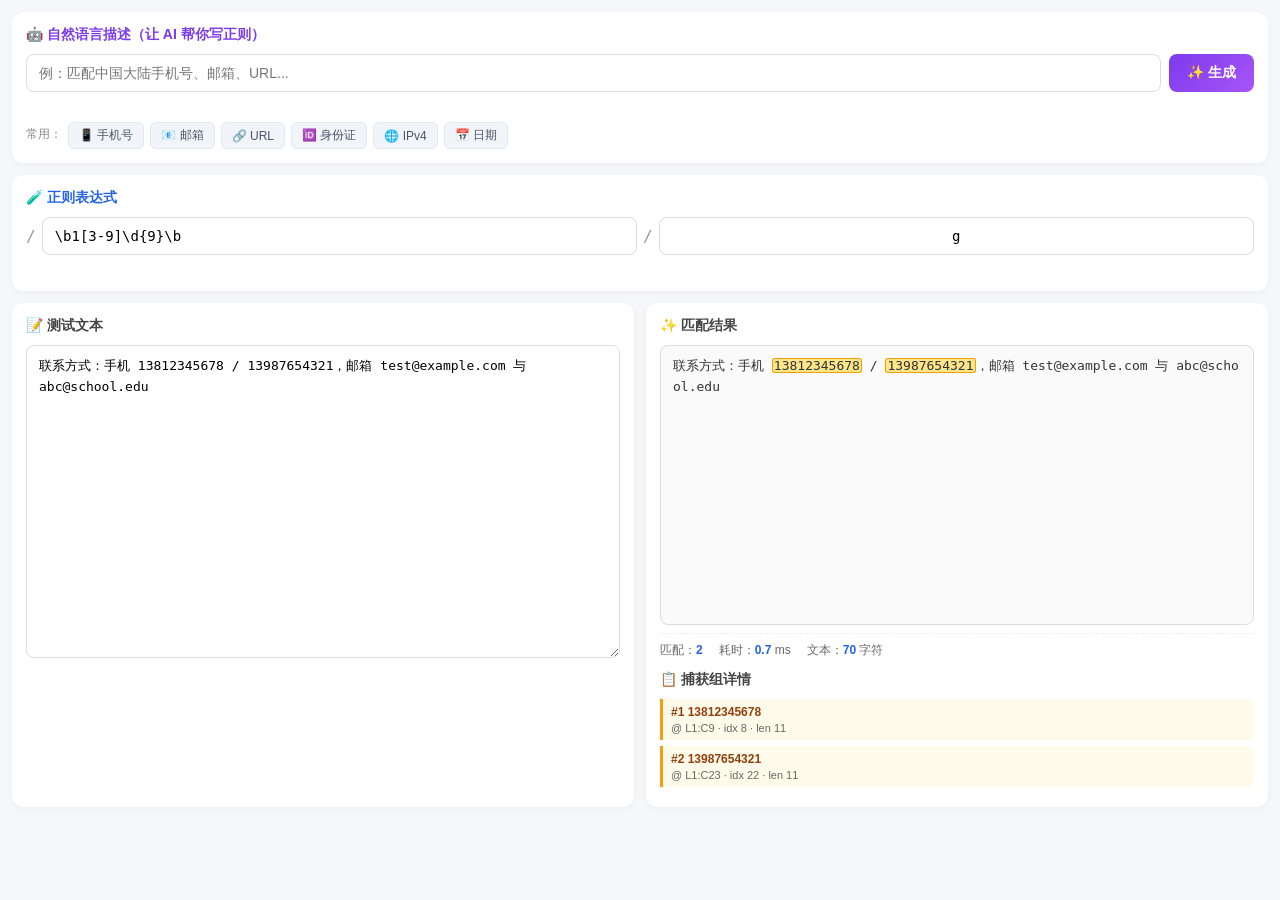
<file: regex-tool.html>
<!DOCTYPE html>
<html lang="zh-CN">
<head>
<meta charset="UTF-8">
<meta name="viewport" content="width=device-width, initial-scale=1.0, maximum-scale=1.0, user-scalable=no">
<title>正则工具 - 小学刷题神器</title>
<style>
    * { margin: 0; padding: 0; box-sizing: border-box; }
    body {
        font-family: -apple-system, BlinkMacSystemFont, 'Segoe UI', 'PingFang SC', sans-serif;
        background: #f5f7fb;
        min-height: 100vh;
        padding: 12px;
        color: #333;
    }
    .panel {
        background: white;
        border-radius: 12px;
        padding: 14px;
        margin-bottom: 12px;
        box-shadow: 0 2px 8px rgba(0,0,0,0.04);
    }
    .panel h3 {
        font-size: 14px;
        font-weight: 600;
        margin-bottom: 10px;
        color: #444;
        display: flex;
        align-items: center;
        gap: 6px;
    }
    .panel.purple h3 { color: #7c3aed; }
    .panel.blue   h3 { color: #2563eb; }

    /* AI 输入 */
    .ai-row { display: flex; gap: 8px; }
    .ai-row input {
        flex: 1;
        padding: 10px 12px;
        border: 1px solid #ddd;
        border-radius: 8px;
        font-size: 14px;
        outline: none;
        transition: border-color 0.15s;
    }
    .ai-row input:focus { border-color: #7c3aed; }
    .ai-row button {
        padding: 10px 18px;
        background: linear-gradient(135deg, #7c3aed, #a855f7);
        color: white;
        border: none;
        border-radius: 8px;
        font-size: 14px;
        font-weight: 600;
        cursor: pointer;
        white-space: nowrap;
    }
    .ai-row button:hover:not(:disabled) { opacity: 0.9; }
    .ai-row button:disabled { opacity: 0.5; cursor: not-allowed; }
    #aiStatus {
        font-size: 12px;
        margin-top: 6px;
        min-height: 16px;
        color: #666;
    }

    /* 正则输入 */
    .regex-row {
        display: flex;
        align-items: center;
        gap: 6px;
        font-family: 'JetBrains Mono', 'Menlo', monospace;
    }
    .regex-row .slash { color: #999; font-size: 16px; }
    .regex-row input {
        flex: 1;
        padding: 10px 12px;
        border: 1px solid #ddd;
        border-radius: 8px;
        font-family: 'JetBrains Mono', 'Menlo', monospace;
        font-size: 14px;
        outline: none;
    }
    .regex-row input:focus { border-color: #2563eb; }
    .regex-row .flags {
        width: 70px;
        text-align: center;
    }
    #errorMsg {
        font-size: 12px;
        color: #dc2626;
        margin-top: 6px;
        min-height: 16px;
        font-family: 'JetBrains Mono', monospace;
    }

    /* 双栏 */
    .grid {
        display: grid;
        grid-template-columns: 1fr 1fr;
        gap: 12px;
    }
    @media (max-width: 720px) {
        .grid { grid-template-columns: 1fr; }
    }
    textarea {
        width: 100%;
        padding: 10px 12px;
        border: 1px solid #ddd;
        border-radius: 8px;
        font-family: 'JetBrains Mono', 'Menlo', monospace;
        font-size: 13px;
        resize: vertical;
        outline: none;
        line-height: 1.6;
    }
    textarea:focus { border-color: #2563eb; }

    /* 高亮区 */
    #resultHighlight {
        padding: 10px 12px;
        border: 1px solid #ddd;
        border-radius: 8px;
        min-height: 280px;
        max-height: 420px;
        overflow: auto;
        font-family: 'JetBrains Mono', 'Menlo', monospace;
        font-size: 13px;
        line-height: 1.6;
        white-space: pre-wrap;
        word-break: break-all;
        background: #fafafa;
    }
    .match {
        background: #fde68a;
        border-radius: 3px;
        padding: 0 2px;
        box-shadow: 0 0 0 1px #f59e0b inset;
    }
    .g1 { background: #bbf7d0; }
    .g2 { background: #bae6fd; }
    .g3 { background: #fbcfe8; }
    .g4 { background: #fed7aa; }

    /* 详情列表 */
    #resultList {
        max-height: 200px;
        overflow: auto;
        font-size: 12px;
    }
    .match-item {
        border-left: 3px solid #f59e0b;
        padding: 6px 8px;
        margin-bottom: 6px;
        background: #fffbeb;
        border-radius: 0 6px 6px 0;
    }
    .match-item .head {
        font-weight: 600;
        color: #92400e;
        margin-bottom: 3px;
    }
    .match-item .meta { color: #666; font-size: 11px; }
    .group-chip {
        display: inline-block;
        padding: 1px 6px;
        border-radius: 4px;
        font-size: 11px;
        margin-right: 4px;
        font-family: 'JetBrains Mono', monospace;
    }
    .empty { color: #aaa; font-size: 13px; }

    /* 模板按钮 */
    .templates {
        display: flex;
        gap: 6px;
        flex-wrap: wrap;
        margin-top: 8px;
    }
    .tpl-btn {
        padding: 4px 10px;
        background: #f1f5f9;
        border: 1px solid #e2e8f0;
        border-radius: 6px;
        font-size: 12px;
        cursor: pointer;
        color: #475569;
    }
    .tpl-btn:hover { background: #e2e8f0; }

    /* 统计 */
    .stats {
        display: flex;
        gap: 16px;
        font-size: 12px;
        color: #666;
        margin-top: 8px;
        padding-top: 8px;
        border-top: 1px dashed #eee;
    }
    .stats b { color: #2563eb; }
</style>
</head>
<body>

<!-- 🤖 AI 生成区 -->
<div class="panel purple">
    <h3>🤖 自然语言描述（让 AI 帮你写正则）</h3>
    <div class="ai-row">
        <input id="aiInput" type="text" placeholder="例：匹配中国大陆手机号、邮箱、URL..." />
        <button id="aiBtn">✨ 生成</button>
    </div>
    <div id="aiStatus"></div>
    <div class="templates">
        <span style="font-size:12px;color:#888;line-height:24px;">常用：</span>
        <button class="tpl-btn" data-desc="中国大陆手机号（11位数字，1开头）">📱 手机号</button>
        <button class="tpl-btn" data-desc="电子邮箱地址">📧 邮箱</button>
        <button class="tpl-btn" data-desc="HTTP 或 HTTPS 的 URL">🔗 URL</button>
        <button class="tpl-btn" data-desc="中国大陆身份证号（18位，最后一位可能是X）">🆔 身份证</button>
        <button class="tpl-btn" data-desc="IPv4 地址">🌐 IPv4</button>
        <button class="tpl-btn" data-desc="日期，格式 yyyy-mm-dd">📅 日期</button>
    </div>
</div>

<!-- 正则输入 -->
<div class="panel blue">
    <h3>🧪 正则表达式</h3>
    <div class="regex-row">
        <span class="slash">/</span>
        <input id="regexInput" type="text" placeholder="\d+" />
        <span class="slash">/</span>
        <input id="flagsInput" class="flags" type="text" value="g" title="flags: g i m s u y" />
    </div>
    <div id="errorMsg"></div>
</div>

<!-- 双栏 -->
<div class="grid">
    <div class="panel">
        <h3>📝 测试文本</h3>
        <textarea id="textInput" rows="14" placeholder="粘贴或输入测试文本..."></textarea>
    </div>
    <div class="panel">
        <h3>✨ 匹配结果</h3>
        <div id="resultHighlight"></div>
        <div class="stats">
            <span>匹配：<b id="statCount">0</b></span>
            <span>耗时：<b id="statTime">0</b> ms</span>
            <span>文本：<b id="statLen">0</b> 字符</span>
        </div>
        <h3 style="margin-top:12px;">📋 捕获组详情</h3>
        <div id="resultList"></div>
    </div>
</div>

<script>
// ========== MiniMax 配置 ==========
const MINIMAX_CONFIG = {
    baseURL: 'https://api.minimaxi.com/v1',
    apiKey: 'YOUR_MINIMAX_API_KEY',      // ⚠️ 部署时改成你的 key
    model: 'MiniMax-Text-01'
};

// ========== DOM ==========
const $regex   = document.getElementById('regexInput');
const $flags   = document.getElementById('flagsInput');
const $text    = document.getElementById('textInput');
const $err     = document.getElementById('errorMsg');
const $hl      = document.getElementById('resultHighlight');
const $list    = document.getElementById('resultList');
const $statC   = document.getElementById('statCount');
const $statT   = document.getElementById('statTime');
const $statL   = document.getElementById('statLen');

const $aiInput  = document.getElementById('aiInput');
const $aiBtn    = document.getElementById('aiBtn');
const $aiStatus = document.getElementById('aiStatus');

// ========== 工具函数 ==========
function esc(s) {
    return String(s).replace(/[&<>"']/g, c => (
        { '&': '&amp;', '<': '&lt;', '>': '&gt;', '"': '&quot;', "'": '&#39;' }[c]
    ));
}

function lineCol(text, idx) {
    const before = text.slice(0, idx);
    const line = before.split('\n').length;
    const col  = idx - (before.lastIndexOf('\n') + 1) + 1;
    return { line, col };
}

// ========== 核心匹配 ==========
function runMatch() {
    $err.textContent = '';
    const pattern = $regex.value;
    const flags   = $flags.value;
    const text    = $text.value;

    $statL.textContent = text.length;

    if (!pattern) {
        $hl.innerHTML = esc(text) || '<span class="empty">（等待输入正则）</span>';
        $list.innerHTML = '';
        $statC.textContent = '0';
        $statT.textContent = '0';
        return;
    }

    // 补 g
    const f = flags.includes('g') ? flags : flags + 'g';

    let re;
    try {
        re = new RegExp(pattern, f);
    } catch (e) {
        $err.textContent = '❌ ' + e.message;
        $hl.innerHTML = esc(text);
        $list.innerHTML = '';
        $statC.textContent = '0';
        return;
    }

    const t0 = performance.now();

    // 收集匹配
    const matches = [];
    let m, guard = 0;
    while ((m = re.exec(text)) !== null) {
        matches.push({
            match: m[0],
            groups: m.slice(1),
            index: m.index,
            named: m.groups || {}
        });
        if (m[0].length === 0) re.lastIndex++;
        if (++guard > 10000) break;  // 防爆
    }

    // 高亮（带组染色）
    let html = '';
    let last = 0;
    matches.forEach(m => {
        html += esc(text.slice(last, m.index));
        let body = esc(m.match);
        // 给每个捕获组单独染色（按组在原串中的位置）
        if (m.groups.some(g => g !== undefined)) {
            const reMatch = new RegExp(pattern, f.replace('g', ''));
            // 直接用 group 顺序拼接
            let pieces = [];
            let cursor = m.index;
            let local;
            const localRe = new RegExp(pattern, f.replace('g', ''));
            localRe.lastIndex = m.index;
            // 简化：直接重组成 [match0, group1, group2, ...]
            pieces.push({ val: m.match, cls: '' });
            m.groups.forEach((g, i) => {
                if (g !== undefined) {
                    pieces.push({ val: g, cls: 'g' + ((i % 4) + 1) });
                }
            });
            body = pieces.map(p =>
                p.cls ? `<span class="${p.cls}">${esc(p.val)}</span>` : esc(p.val)
            ).join('');
        }
        html += `<span class="match">${body}</span>`;
        last = m.index + m.match.length;
    });
    html += esc(text.slice(last));
    $hl.innerHTML = html || '<span class="empty">（无匹配）</span>';

    // 详情
    $statC.textContent = matches.length;
    $statT.textContent = (performance.now() - t0).toFixed(1);

    if (matches.length === 0) {
        $list.innerHTML = '<div class="empty">无匹配</div>';
    } else {
        $list.innerHTML = matches.slice(0, 200).map((m, i) => {
            const { line, col } = lineCol(text, m.index);
            const chips = m.groups.map((g, j) =>
                g !== undefined
                    ? `<span class="group-chip g${(j % 4) + 1}">$${j+1}: ${esc(g)}</span>`
                    : ''
            ).filter(Boolean).join('');
            const named = Object.entries(m.named).map(([k, v]) =>
                `<span class="group-chip g1">${esc(k)}: ${esc(v)}</span>`
            ).join('');
            return `<div class="match-item">
                <div class="head">#${i+1} ${esc(m.match)}</div>
                <div class="meta">@ L${line}:C${col} · idx ${m.index} · len ${m.match.length}</div>
                ${chips ? `<div style="margin-top:3px;">${chips}</div>` : ''}
                ${named ? `<div style="margin-top:3px;">${named}</div>` : ''}
            </div>`;
        }).join('') + (matches.length > 200
            ? `<div class="empty" style="margin-top:6px;">... 还有 ${matches.length - 200} 条未显示</div>`
            : '');
    }
}

[$regex, $flags, $text].forEach(el => el.addEventListener('input', runMatch));

// ========== 🤖 AI 生成 ==========
const SYS = `你是正则表达式专家。用户会用自然语言描述想要匹配的内容。
严格按以下 JSON 格式返回（不要 markdown 代码块、不要多余文字）：
{"regex":"完整的正则表达式","flags":"gi 或 g 或空字符串","explain":"一句中文解释"}

要求：
1. 正则要准确健壮，处理常见边界
2. 优先用非贪婪、关键边界加 \\b
3. flags 默认包含 g（需要忽略大小写则加 i）
4. 只返回 JSON`;

async function generateRegex() {
    const desc = $aiInput.value.trim();
    if (!desc) { $aiInput.focus(); return; }

    $aiBtn.disabled = true;
    $aiStatus.style.color = '#7c3aed';
    $aiStatus.textContent = '🤔 AI 思考中...';

    try {
        const resp = await fetch(MINIMAX_CONFIG.baseURL + '/chat/completions', {
            method: 'POST',
            headers: {
                'Content-Type': 'application/json',
                'Authorization': '***' + MINIMAX_CONFIG.apiKey
            },
            body: JSON.stringify({
                model: MINIMAX_CONFIG.model,
                messages: [
                    { role: 'system', content: SYS },
                    { role: 'user', content: desc }
                ],
                temperature: 0.2,
                response_format: { type: 'json_object' }
            })
        });
        if (!resp.ok) throw new Error('HTTP ' + resp.status + ' ' + (await resp.text()).slice(0, 200));

        const data = await resp.json();
        const content = data.choices?.[0]?.message?.content || '';
        let r;
        try { r = JSON.parse(content); }
        catch {
            const m = content.match(/\{[\s\S]*\}/);
            if (m) r = JSON.parse(m[0]);
            else throw new Error('AI 返回非 JSON：' + content.slice(0, 100));
        }

        $regex.value = r.regex;
        $flags.value = r.flags || 'g';
        runMatch();

        $aiStatus.style.color = '#059669';
        $aiStatus.textContent = '✅ ' + (r.explain || '已生成');
    } catch (e) {
        $aiStatus.style.color = '#dc2626';
        $aiStatus.textContent = '❌ ' + e.message;
    } finally {
        $aiBtn.disabled = false;
    }
}

$aiBtn.addEventListener('click', generateRegex);
$aiInput.addEventListener('keydown', e => { if (e.key === 'Enter') generateRegex(); });

// 模板按钮
document.querySelectorAll('.tpl-btn').forEach(btn => {
    btn.addEventListener('click', () => {
        $aiInput.value = btn.dataset.desc;
        generateRegex();
    });
});

// 默认示例
$text.value = '联系方式：手机 13812345678 / 13987654321，邮箱 test@example.com 与 abc@school.edu';
$regex.value = '\\b1[3-9]\\d{9}\\b';
runMatch();
</script>
</body>
</html>
</file>
